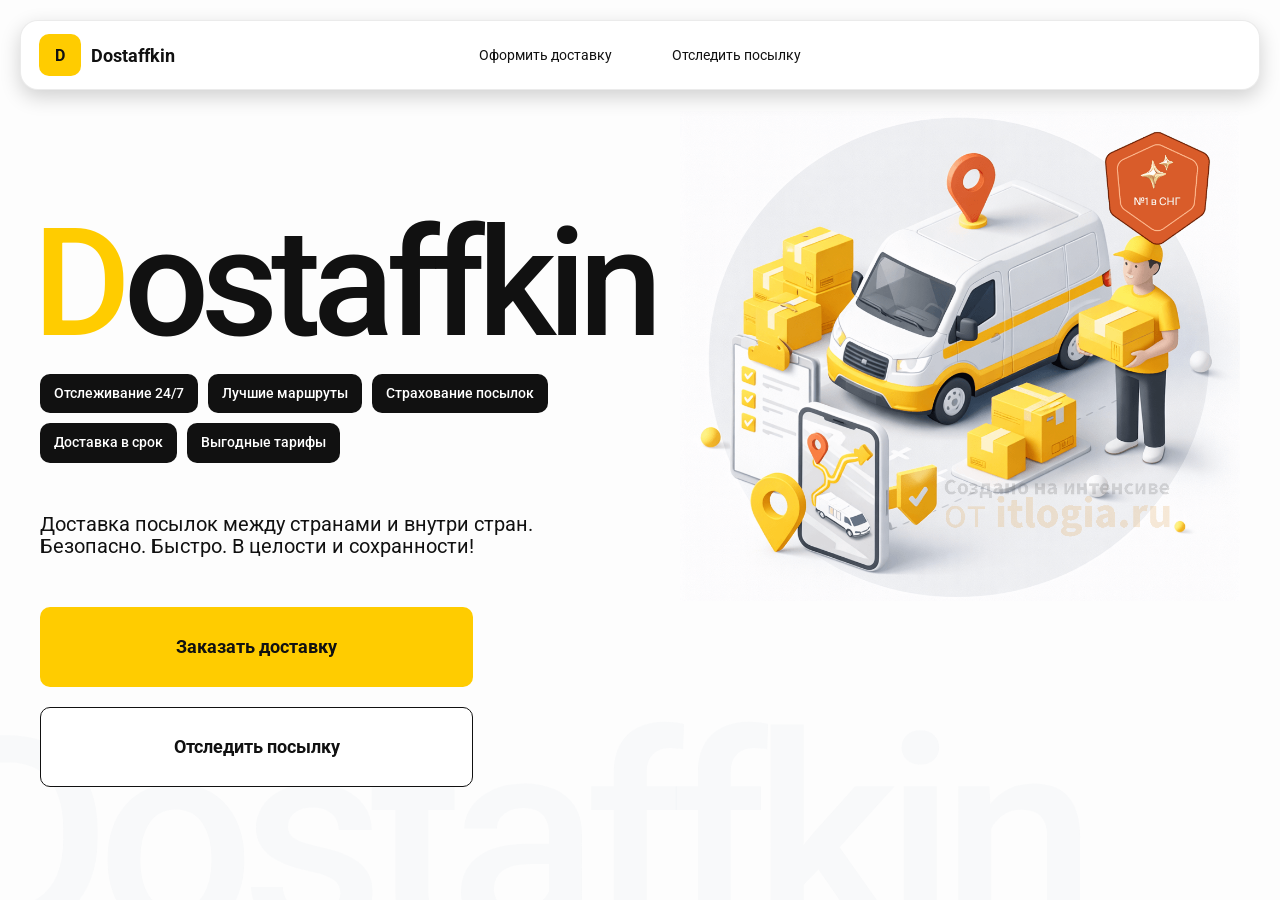
<file: index.html>
<!doctype html>
<html lang="ru">

<head>
    <meta charset="utf-8" />
    <meta name="viewport" content="width=device-width,initial-scale=1,maximum-scale=1,user-scalable=0" />
    <title>Dostaffkin — Доставка посылок между странами и внутри стран. Безопасно. Быстро. В целости и сохранности!
    </title>
    <link rel="stylesheet" href="styles/base.css" />
    <link rel="stylesheet" href="styles/base_adaptive.css" />
    <link rel="stylesheet" href="styles/index.css" />
    <link rel="stylesheet" href="styles/index_adaptive.css" />
</head>

<body>
    <div class="container">
        <header class="header">
            <a class="header-brand" href="./index.html">
                <div class="header-logo">D</div>
                <div class="header-title">Dostaffkin</div>
            </a>
            <nav class="header-menu">
                <a class="header-link" href="./order.html">Оформить <span>доставку</span></a>
                <a class="header-link" href="./track.html">Отследить <span>посылку</span></a>
            </nav>
        </header>
        <main class="main">
            <section class="main-info">
                <div class="main-title">
                    <span>D</span>ostaffkin
                </div>
                <div class="main-features">
    <div class="main-feature">Отслеживание 24/7</div>
    <div class="main-feature">Лучшие маршруты</div>
    <div class="main-feature">Страхование посылок</div>
    <div class="main-feature">Доставка в срок</div>
    <div class="main-feature">Выгодные тарифы</div>
</div>

<div class="main-description">
    Доставка посылок между странами и внутри стран.
    Безопасно. Быстро. В целости и сохранности!
</div>
<div class="main-actions">
    <a class="button" type="button" href="./order.html">Заказать доставку</a>
    <a class="button button-white" type="button" href="./track.html">Отследить посылку</a>
</div>
            </section>
            <div class="main-title-ghost">Dostaffkin</div>
            <section class="main-image">
    <img src="images/main-image.png" alt="Main image"/>
</section>
        </main>
    </div>
</body>

</html>
</file>
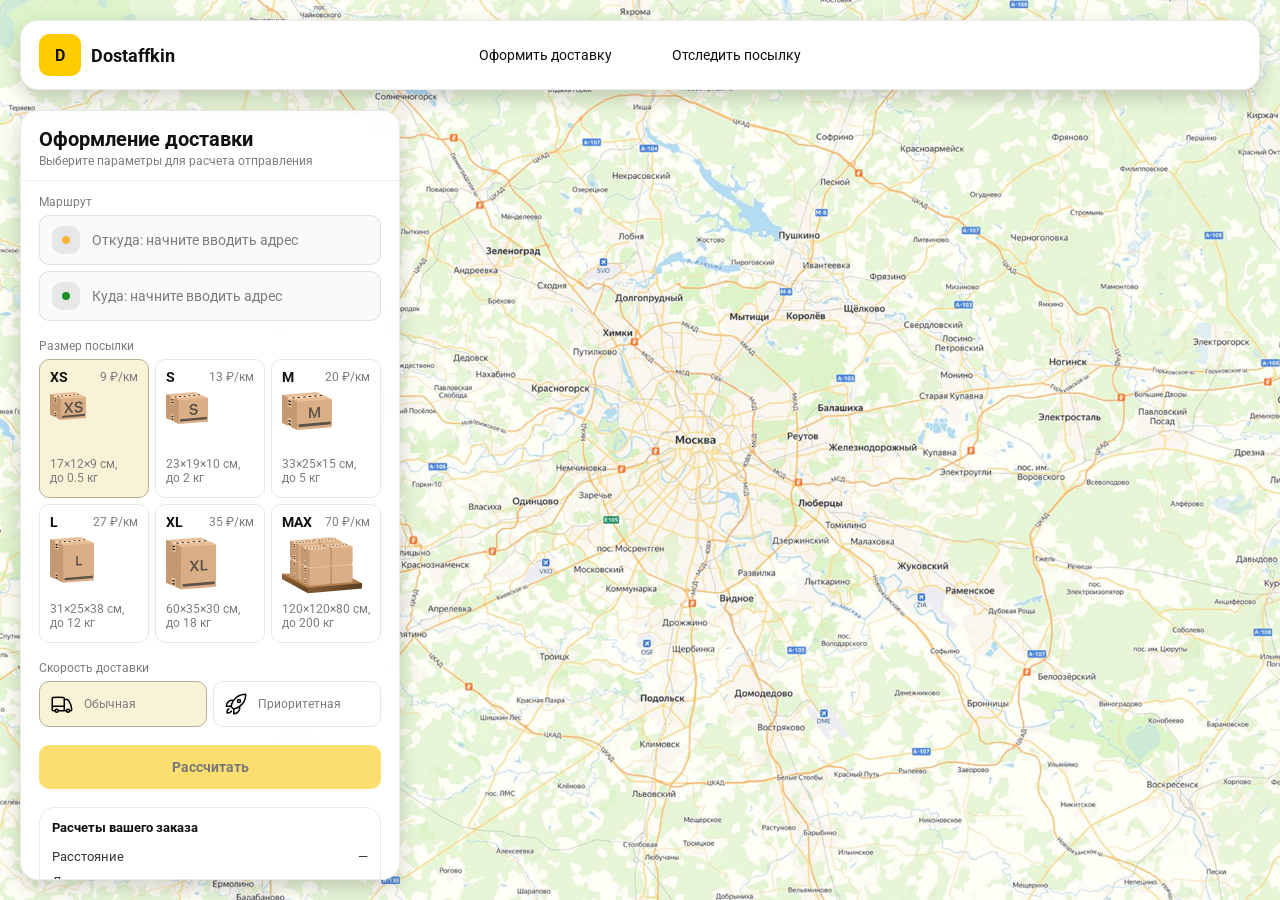
<file: order.html>
<!doctype html>
<html lang="ru">

<head>
    <meta charset="utf-8" />
    <meta name="viewport" content="width=device-width,initial-scale=1,maximum-scale=1,user-scalable=0" />
    <title>Оформление доставки</title>

    <link rel="stylesheet" href="styles/base.css" />
    <link rel="stylesheet" href="styles/base_adaptive.css" />

    <link rel="stylesheet" href="styles/order.css" />
    <link rel="stylesheet" href="styles/order_adaptive.css" />
</head>

<body>
    <div id="map"></div>
        <header class="header">
            <a class="header-brand" href="./index.html">
                <div class="header-logo">D</div>
                <div class="header-title">Dostaffkin</div>
            </a>
            <nav class="header-menu">
                <a class="header-link" href="./order.html">Оформить <span>доставку</span></a>
                <a class="header-link" href="./track.html">Отследить <span>посылку</span></a>
            </nav>
        </header>

    <aside class="main" id="sidebar">
        <div class="main-header">
            <div class="main-title">Оформление доставки</div>
            <div class="main-text">Выберите параметры для расчета отправления</div>
        </div>
        <div class="main-content">
            <div class="main-route">
                <div class="main-block-title">Маршрут</div>
                <div class="main-fields">
                    <div class="main-field" id="fromField">
                        <div class="main-pin"></div>
                        <input id="from" placeholder="Откуда: начните вводить адрес" autocomplete="off" />
                        <div class="main-ac" id="fromAc" role="listbox" aria-label="Подсказки адресов"></div>
                    </div>

                    <div class="main-field" id="toField">
                        <div class="main-pin"></div>
                        <input id="to" placeholder="Куда: начните вводить адрес" autocomplete="off" />
                        <div class="main-ac" id="toAc" role="listbox" aria-label="Подсказки адресов"></div>
                    </div>
                </div>
            </div>
            <div class="main-package">
                <div class="main-block-title">Размер посылки</div>

                <div class="main-sizes">
                    <div class="main-size-card is-active" data-value="xs">
                        <div class="main-size-top">
                            <div class="main-size-label">XS</div>
                            <div class="main-size-rate">9 ₽/км</div>
                        </div>
                        <div class="main-size-media">
                            <img src="images/sizes/xs.png" alt="Короб XS" />
                        </div>
                        <div class="main-size-description">17×12×9 см,<br>до 0.5 кг</div>
                    </div>

                    <div class="main-size-card" data-value="s">
                        <div class="main-size-top">
                            <div class="main-size-label">S</div>
                            <div class="main-size-rate">13 ₽/км</div>
                        </div>
                        <div class="main-size-media">
                            <img src="images/sizes/s.png" alt="Короб S" />
                        </div>
                        <div class="main-size-description">23×19×10 см,<br>до 2 кг</div>
                    </div>

                    <div class="main-size-card" data-value="m">
                        <div class="main-size-top">
                            <div class="main-size-label">M</div>
                            <div class="main-size-rate">20 ₽/км</div>
                        </div>
                        <div class="main-size-media">
                            <img src="images/sizes/m.png" alt="Короб M" />
                        </div>
                        <div class="main-size-description">33×25×15 см,<br>до 5 кг</div>
                    </div>

                    <div class="main-size-card" data-value="l">
                        <div class="main-size-top">
                            <div class="main-size-label">L</div>
                            <div class="main-size-rate">27 ₽/км</div>
                        </div>
                        <div class="main-size-media">
                            <img src="images/sizes/l.png" alt="Короб L" />
                        </div>
                        <div class="main-size-description">31×25×38 см,<br>до 12 кг</div>
                    </div>

                    <div class="main-size-card" data-value="xl">
                        <div class="main-size-top">
                            <div class="main-size-label">XL</div>
                            <div class="main-size-rate">35 ₽/км</div>
                        </div>
                        <div class="main-size-media">
                            <img src="images/sizes/xl.png" alt="Короб XL" />
                        </div>
                        <div class="main-size-description">60×35×30 см,<br>до 18 кг</div>
                    </div>

                    <div class="main-size-card" data-value="max">
                        <div class="main-size-top">
                            <div class="main-size-label">MAX</div>
                            <div class="main-size-rate">70 ₽/км</div>
                        </div>
                        <div class="main-size-media main-size-media-palleta">
                            <img src="images/sizes/max.png" alt="Паллета" />
                        </div>
                        <div class="main-size-description">120×120×80 см,<br>до 200 кг</div>
                    </div>
                </div>
            </div>
            <div class="main-speed">
    <div class="main-block-title">Скорость доставки</div>

    <div class="main-speeds">
        <div class="main-speed-card is-active" data-value="regular">
            <img class="main-speed-media" src="images/icons/regular.svg" alt="Regular"/>
            <div class="main-speed-description">Обычная</div>
        </div>
        <div class="main-speed-card" data-value="fast">
            <img class="main-speed-media" src="images/icons/fast.svg" alt="Fast"/>
            <div class="main-speed-description">Приоритетная</div>
        </div>

    </div>
</div>
            <div class="main-calculate-block">
                <button id="calc" class="button calculate-button" type="button" disabled>Рассчитать</button>
            </div>
            <div class="main-result" id="result">
                <div class="main-result-title">Расчеты вашего заказа</div>
                <div class="main-result-lines">
                    <div class="main-result-line"><span>Расстояние</span><span id="distanceValue">—</span></div>
                    <div class="main-result-line"><span>Доставим через</span><span id="durationValue">—</span></div>
                    <div class="main-result-line"><span>Тариф</span><span id="rateValue">—</span></div>
                </div>
                <div class="main-price">
                    <div class="main-price-label">Итого</div>
                    <div class="main-price-value" id="totalValue">—</div>
                </div>
            </div>
            <div class="main-order-box">
    <div class="main-order-form" id="orderForm">
        <div class="main-order-title">Оформление доставки</div>
        <div class="main-block-info-row">
            <div class="main-block-title">Контакты</div>
            <div class="order-fields">
                <div class="main-field">
                    <input id="customerName" placeholder="Ваше имя" autocomplete="off"/>
                </div>
                <div class="main-field">
                    <input id="customerPhone" placeholder="Ваш телефон" autocomplete="off" inputmode="tel"/>
                </div>
            </div>
        </div>
        <div class="main-block-info-row extra-info">
            <div class="main-block-title">Дополнительная информация</div>
            <div class="main-field textarea">
                <textarea id="comment" placeholder="Детали доставки и комментарии"></textarea>
            </div>
        </div>
        <button id="submit" class="button main-submit-request" type="button" disabled>Отправить
            заявку
        </button>
    </div>

    <div class="main-order-success" id="orderSuccess">
        <div class="main-success-icon">✓</div>
        <div class="main-success-title">Заявка отправлена!</div>
        <div class="main-success-title">Номер отправления – <span id="orderId"></span></div>
        <div class="main-success-subtitle">Мы скоро свяжемся с вами</div>
    </div>
</div>
        </div>


    </aside>


</body>

</html>
</file>
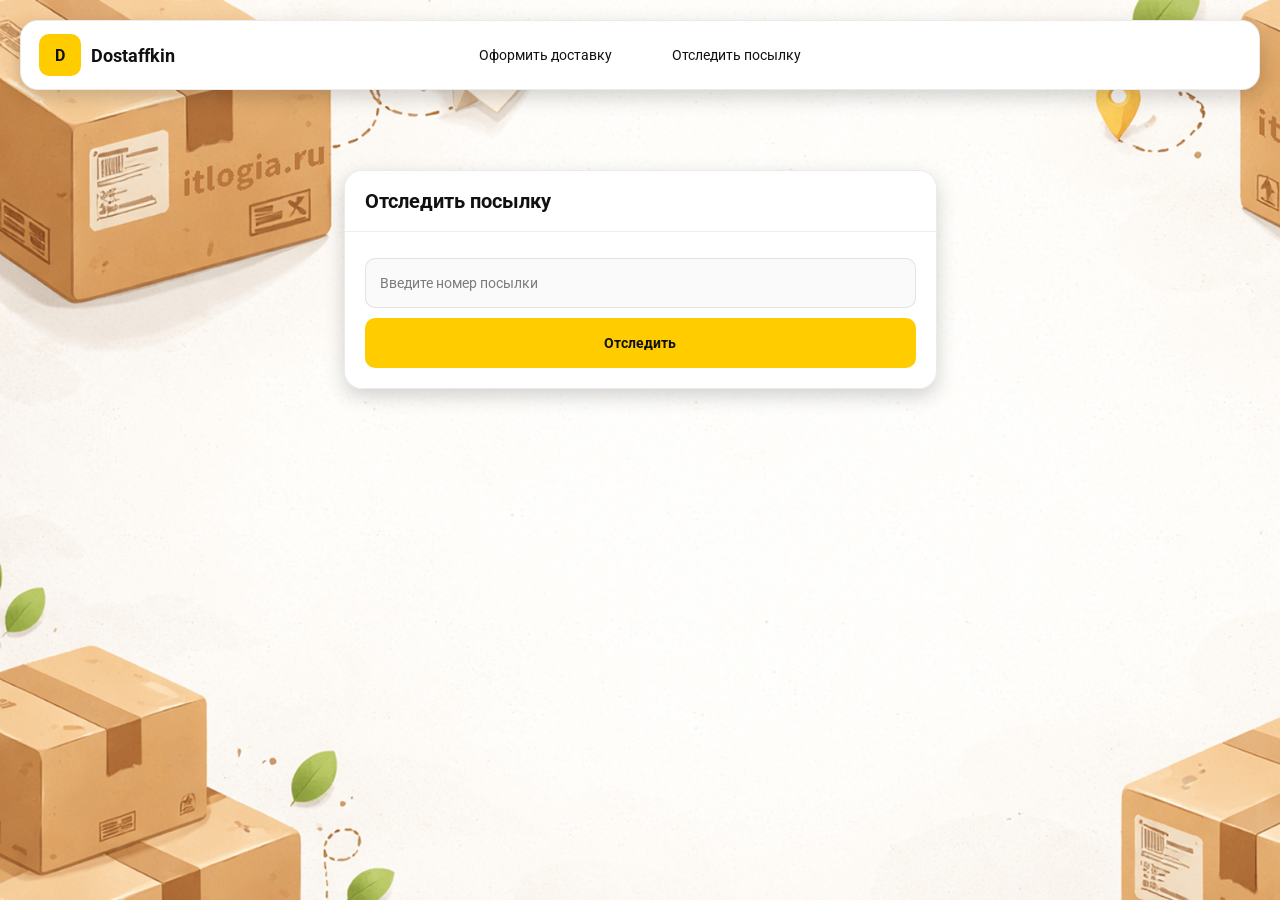
<file: track.html>
<!doctype html>
<html lang="ru">
<head>
    <meta charset="utf-8"/>
    <meta name="viewport" content="width=device-width,initial-scale=1,maximum-scale=1,user-scalable=0"/>
    <title>Отследить посылку</title>
    <link rel="stylesheet" href="styles/base.css"/>
    <link rel="stylesheet" href="styles/base_adaptive.css"/>

    <link rel="stylesheet" href="styles/track.css"/>
    <link rel="stylesheet" href="styles/track_adaptive.css"/>
</head>
<body>
<div class="container">
        <header class="header">
            <a class="header-brand" href="./index.html">
                <div class="header-logo">D</div>
                <div class="header-title">Dostaffkin</div>
            </a>
            <nav class="header-menu">
                <a class="header-link" href="./order.html">Оформить <span>доставку</span></a>
                <a class="header-link" href="./track.html">Отследить <span>посылку</span></a>
            </nav>
        </header>
    <main class="track-content">
        <section class="track-card track-search">
    <div class="track-title">Отследить посылку</div>
    <div class="track-action">
        <div class="main-field track-field">
            <input id="trackNumber" placeholder="Введите номер посылки" autocomplete="off"/>
        </div>
        <button id="trackButton" class="button track-button" type="button">Отследить</button>
    </div>
</section>
<section class="track-card track-result" id="trackResult">
    <div class="track-result-header">
        <div class="track-id" id="trackIdValue"></div>
        <div class="track-routes">
            <div class="track-route">
                <div class="track-route-pin">
                    <svg xmlns="http://www.w3.org/2000/svg" fill="none" viewBox="0 0 24 24" stroke-width="1.5"
                         stroke="orange" class="size-6">
                        <path stroke-linecap="round" stroke-linejoin="round"
                              d="M15 10.5a3 3 0 1 1-6 0 3 3 0 0 1 6 0Z"/>
                        <path stroke-linecap="round" stroke-linejoin="round"
                              d="M19.5 10.5c0 7.142-7.5 11.25-7.5 11.25S4.5 17.642 4.5 10.5a7.5 7.5 0 1 1 15 0Z"/>
                    </svg>
                </div>
                <div class="track-route-address" id="trackFromValue">
                    Откуда: Москва, улица Арбат, 1
                </div>
            </div>
            <div class="track-route track-route-arrow">
                <svg xmlns="http://www.w3.org/2000/svg" fill="none" viewBox="0 0 24 24" stroke-width="1.5"
                     stroke="currentColor" class="size-6">
                    <path stroke-linecap="round" stroke-linejoin="round"
                          d="M19.5 13.5 12 21m0 0-7.5-7.5M12 21V3"/>
                </svg>
            </div>
            <div class="track-route">
                <div class="track-route-pin">
                    <svg xmlns="http://www.w3.org/2000/svg" fill="none" viewBox="0 0 24 24" stroke-width="1.5"
                         stroke="green" class="size-6">
                        <path stroke-linecap="round" stroke-linejoin="round"
                              d="M15 10.5a3 3 0 1 1-6 0 3 3 0 0 1 6 0Z"/>
                        <path stroke-linecap="round" stroke-linejoin="round"
                              d="M19.5 10.5c0 7.142-7.5 11.25-7.5 11.25S4.5 17.642 4.5 10.5a7.5 7.5 0 1 1 15 0Z"/>
                    </svg>
                </div>
                <div class="track-route-address" id="trackToValue">
                    Куда: Минск, проспект Независимости, 58
                </div>
            </div>
        </div>
    </div>
    <div class="track-info">
        <div class="track-status-title">Статус данной посылки:</div>
        <div class="track-status-list" id="trackStatusList">


            <div class="track-status created">
                <img src="images/icons/created.svg" class="track-status-icon" alt="Created">
                <div class="track-status-text">
                    <div class="track-status-text-state">Создан</div>
                    <div class="track-status-text-date">10.01.2026</div>
                </div>
            </div>

            <div class="track-status in-way">
                <img src="images/icons/in-way.svg" class="track-status-icon" alt="In way">
                <div class="track-status-text">
                    <div class="track-status-text-state">В пути: Москва</div>
                    <div class="track-status-text-date">18.01.2026</div>
                </div>
            </div>

            <div class="track-status ready">
                <img src="images/icons/ready.svg" class="track-status-icon" alt="Ready">
                <div class="track-status-text">
                    <div class="track-status-text-state">Готов к выдаче</div>
                    <div class="track-status-text-date">25.01.2026</div>
                </div>
            </div>

            <div class="track-status done">
                <img src="images/icons/done.svg" class="track-status-icon" alt="Done">
                <div class="track-status-text">
                    <div class="track-status-text-state">Вручен</div>
                    <div class="track-status-text-date">27.01.2026</div>
                </div>
            </div>

        </div>
    </div>
</section>
    </main>

</div>
</body>
</html>
</file>
<file: styles/base.css>
*, *::before, *::after {
    box-sizing: border-box;
}


@font-face {
    font-family: "Roboto";
    src: url("../fonts/Roboto-Regular.ttf");
    font-weight: normal;
}

@font-face {
    font-family: "Roboto";
    src: url("../fonts/Roboto-Bold.ttf");
    font-weight: bold;
}

@font-face {
    font-family: "Roboto";
    src: url("../fonts/Roboto-Medium.ttf");
    font-weight: 500;
}

html, body {
    margin: 0;
    color: #111111;
    font-family: "Roboto", sans-serif;
}

body {
    background: #FDFDFD;
}


.header {
    border-radius: 18px;
    box-shadow: 0 7px 20px 0 #0000002E;
    backdrop-filter: blur(10px);
    background: #ffffff;
    left: 20px;
    border: 1px solid rgba(0, 0, 0, 0.08);
    position: fixed;
    right: 20px;
    top: 20px;
    padding: 14px 18px;
    height: 70px;
    display: flex;
    align-items: center;
    z-index: 6;
}

.header-brand {
    display: flex;
    align-items: center;
    text-decoration: none;
    gap: 10px;
}

.header-logo {
    width: 42px;
    height: 42px;
    border-radius: 10px;
    background: #FFCC00;
    display: grid;
    place-items: center;
    font-weight: bold;
    color: #111;
}

.header-title {
    font-size: 18px;
    font-weight: bold;
    color: #111111;
    text-decoration: none;
}


.header-menu {
    display: flex;
    align-items: center;
    gap: 60px;
    margin: 0;
    position: absolute;
    left: 50%;
    transform: translateX(-50%);
}

.header-link {
    font-size: 14px;
    color: #111111;
    text-decoration: none;
}



.button {
    border: 0;
    outline: none;
    height: 44px;
    border-radius: 10px;
    font-size: 14px;
    font-weight: bold;
    cursor: pointer;
    font-family: inherit;
    transition: transform .08s ease, opacity .12s ease;
    background: #ffcc00;
    color: #111111;
    text-align: center;
    text-decoration: none;
}

.button:hover {
    background-color: #E5BC19;
}

.button:disabled {
    cursor: not-allowed;
    background-color: #FADE6E;
    color: #787878;
    transform: none;
}

.button.button-white {
    background: #ffffff;
    border: 1px solid #111111;
}

.button.button-white:hover {
    background: rgb(241 241 241);
}


.main-field {
    display: flex;
    align-items: center;
    margin-top: 6px;
    gap: 10px;
    border: 1px solid #1111111A;
    background: #FAFAFA;
    border-radius: 10px;
    padding: 10px 12px;
    position: relative;
    box-sizing: border-box;
    height: 50px;
}

.main-field.textarea {
    height: auto;
}

.main-pin {
    width: 28px;
    height: 28px;
    border-radius: 10px;
    background: rgba(17, 17, 17, 0.08);
    display: grid;
    place-items: center;
    flex: 0 0 auto;
    position: relative;
}

.main-pin::before {
    content: "";
    width: 8px;
    height: 8px;
    border-radius: 999px;
    background: orange;
    opacity: .75;
    display: block;
}

.main-field:last-child .main-pin::before {
    background: green;
    opacity: .85;
}

input, textarea {
    width: 100%;
    border: 0;
    outline: none;
    background: transparent;
    font-size: 14px;
    color: #111111;
    font-family: inherit;
}

textarea {
    resize: vertical;
    min-height: 72px;
    padding: 2px 0;
}

input::placeholder, textarea::placeholder {
    color: #7C7C7C;
}

.main-field:focus-within {
    border-color: rgba(0, 0, 0, 0.20);
    box-shadow: 0 0 0 4px rgba(255, 204, 0, 0.35);
    background: rgba(255, 255, 255, 0.75);
}
</file>
<file: styles/base_adaptive.css>
@media (max-width: 767px) {
    .header {
        left: 10px;
        right: 10px;
        top: 10px;
    }

    .header-link span {
        display: none;
    }

    .header-menu {
        gap: 20px;
        justify-content: flex-start;
        margin: 0 0 0 30px;
        position: static;
        transform: none;
    }
}

@media (max-width: 420px) {
    .header-title {
        display: none;
    }
}

@media (max-width: 374px) {
    .header-menu {
        gap: 10px;
        margin: 0 0 0 10px;
    }
}
</file>
<file: styles/index.css>
.container {
    overflow: hidden;
    min-height: 100vh;
}

.main {
    padding: 111px 40px 40px;
    position: relative;
    display: flex;
}

.main-info {
    max-width: 840px;
    width: 100%;
    position: relative;
}

.main-title {
    margin-top: 98px;
    font-weight: 500;
    font-size: 200px;
    line-height: 1;
    letter-spacing: -0.05em;
    color: #111111;
    left: -15px;
    position: relative;
}

.main-title span {
    color: #ffcc00;
}

.main-features {
    margin-top: 15px;
    display: flex;
    flex-wrap: wrap;
    gap: 10px;
}

.main-feature {
    background: #111111;
    color: #ffffff;
    padding: 12px 14px;
    font-weight: 500;
    font-size: 14px;
    line-height: 1.1;
    border-radius: 10px;
}

.main-description {
    margin-top: 50px;
    max-width: 500px;
    font-size: 20px;
    line-height: 1.1;
    color: #111111;
}


.main-actions {
    margin-top: 50px;
    display: flex;
    flex-direction: column;
    gap: 20px;
}

.main-actions .button {
    height: 80px;
    width: 433px;
    font-size: 18px;
    font-weight: bold;
    place-items: center;
    display: grid;
}

.main-title-ghost {
    position: absolute;
    z-index: -1;
    left: -70px;
    bottom: -150px;
    font-weight: 500;
    font-size: 278px;
    line-height: 1;
    letter-spacing: -0.05em;
    color: #ECEDF04D;
}

.main-image {
    width: 1024px;
    top: 100px;
    z-index: -2;
}

.main-image img {
    width: 100%;
    max-width: 1024px;
    height: auto;
    display: block;
}
</file>
<file: styles/index_adaptive.css>
@media (max-width: 1760px) {
    .main-title {
        font-size: 150px;
        left: -7px;
    }

    .main-info {
        max-width: 640px;
    }
}


@media (max-width: 1200px) {
    .main-info {
        max-width: 540px;
    }

    .main {
        padding: 111px 20px 20px;
    }

    .main-title {
        font-size: 120px;
        left: -4px;
    }

    .main-title-ghost {
        font-size: 220px;
    }
}

@media (max-width: 1024px) {
    .main-title {
        margin-top: 30px;
    }

    .main {
        flex-direction: column-reverse;
    }

    .main-image {
        max-width: 350px;
        position: absolute;
        left: 370px;
        top: 370px;
    }

    .main-info {
        max-width: 100%;
    }

    .main-actions {
        gap: 10px;
    }

    .main-actions .button {
        height: 50px;
        font-size: 14px;
        width: auto;
        max-width: 300px;
    }

    .main-description {
        max-width: 350px;
    }
}

@media (max-width: 570px) {
    .main-title {
        font-size: 88px;
    }

    .main-description {
        max-width: 100%
    }

    .main-actions {
       width: 100%;
    }

    .main-actions .button {
        width: 100%;
        max-width: 100%
    }

    .main-image {
        max-width: 650px;
        position: absolute;
        left: 170px;
        top: 70px;
        opacity: 0.2;
    }
}

@media (max-width: 400px) {
    .main-title {
        font-size: 70px;
    }
}
</file>
<file: styles/order.css>
#map {
    background-image: url("../images/order-bg.png");
    background-size: cover;
    position: fixed;
    inset: 0;
}

.main {
    border-radius: 18px;
    box-shadow: 0 7px 20px 0 #0000002E;
    backdrop-filter: blur(10px);
    background: rgba(255, 255, 255, 0.96);
    left: 20px;
    border: 1px solid rgba(0, 0, 0, 0.08);
    position: fixed;
    top: 110px;
    bottom: 20px;
    width: 380px;
    display: flex;
    flex-direction: column;
    overflow: hidden;
    z-index: 5;
}

.main-header {
    padding: 18px 18px 12px 18px;
    border-bottom: 1px solid rgba(0, 0, 0, 0.06);
    display: flex;
    flex-direction: column;
}

.main-title {
    font-size: 20px;
    line-height: 100%;
    font-weight: bold;
}

.main-text {
    font-size: 12px;
    margin-top: 5px;
    color: #7C7C7C;
}

.main-content {
    padding: 14px 18px 18px 18px;
    overflow: auto;
    scrollbar-width: none;
    display: flex;
    flex-direction: column;
    gap: 18px;
    flex: 1;
}

.main-block-title {
    font-size: 12px;
    color: #7C7C7C;
}

.main-route .main-block-title,
.main-package .main-block-title {
    margin-bottom: 6px;
}



.main-sizes {
    display: grid;
    gap: 6px;
    grid-template-columns: repeat(3, 1fr);
}

.main-size-card {
    border: 1px solid #E8E8E7;
    background: #FFFFFF;
    border-radius: 10px;
    padding: 10px;
    cursor: pointer;
    user-select: none;
    transition: transform .08s ease, border-color .12s ease, background .12s ease;
    min-height: 139px;
}

.main-size-card:hover {
    transform: translateY(-1px);
}

.main-size-card.is-active {
    background-color: #F8F2D6;
    border-color: #B7B196;
}

.main-size-top {
    display: flex;
    align-items: center;
    justify-content: space-between;
}

.main-size-label {
    font-weight: bold;
    font-size: 14px;
    color: #111111;
    line-height: 100%;
}

.main-size-rate {
    font-size: 12px;
    color: #7C7C7C;
    line-height: 100%;
}

.main-size-media {
    margin-top: 8px;
    height: 57px;
}

.main-size-description {
    margin-top: 8px;
    font-size: 12px;
    color: #7C7C7C;
    line-height: 1.2;
}

.calculate-button {
    width: 100%;
}

.main-result {
    border: 1px solid rgba(0, 0, 0, 0.08);
    background: rgba(255, 255, 255, 0.75);
    border-radius: 16px;
    padding: 12px;
    line-height: 1.25;
}

.main-result-title {
    font-weight: bold;
    font-size: 13px;
    color: #111111;
    margin-bottom: 13px;
}

.main-result-lines {
    gap: 8px;
    display: flex;
    flex-direction: column;
}

.main-result-line {
    font-size: 13px;
    color: rgba(17, 17, 17, 0.85);
    display: flex;
    justify-content: space-between;
}

.main-price {
    margin-top: 18px;
    padding-top: 10px;
    border-top: 1px dashed rgba(0, 0, 0, 0.12);
    display: flex;
    align-items: baseline;
    justify-content: space-between;
}

.main-price-label {
    font-size: 12px;
    color: rgba(17, 17, 17, 0.55);
}

.main-price-value {
    font-size: 20px;
    font-weight: bold;
    color: #111111;
    letter-spacing: -0.3px;
}

.main-order-box {
    background: #ffffff;
    border: 1px solid #E8E8E7;
    border-radius: 10px;
    padding: 12px;
}

.main-order-title {
    margin-bottom: 8px;
    font-weight: bold;
    font-size: 14px;
    color: #111111;
}

.main-block-info {
    display: flex;
    flex-direction: column;
    gap: 6px;
}

.order-fields {
    display: grid;
    grid-template-columns: 1fr 1fr;
    column-gap: 10px;
    margin-top: 6px;
}

.main-block-info-row.extra-info {
    display: block;
    margin-top: 13px;
}

.main-submit-request {
    width: 100%;
    margin-top: 6px;
}

.main-order-success {
    display: none;
    text-align: center;
    padding: 22px 12px;
    gap: 12px;
}

.main-order-success.is-visible {
    display: flex;
    flex-direction: column;
    align-items: center;
}

.main-success-icon {
    width: 56px;
    height: 56px;
    border-radius: 50%;
    background: #16a34a;
    color: #ffffff;
    display: grid;
    place-items: center;
    font-size: 30px;
}

.main-success-title {
    font-size: 14px;
    font-weight: bold;
    color: #111111;
}

.main-success-subtitle {
    font-size: 12px;
    color: rgba(17, 17, 17, 0.55);
    line-height: 1.3;
}

.main-speed .main-block-title {
    margin-bottom: 6px;
}

.main-speeds {
    display: grid;
    gap: 6px;
    grid-template-columns: repeat(2, 1fr);
}

.main-speed-card {
    border: 1px solid #E8E8E7;
    background: #FFFFFF;
    border-radius: 10px;
    padding: 10px;
    cursor: pointer;
    user-select: none;
    transition: transform .08s ease, border-color .12s ease, background .12s ease;
    display: flex;
    align-items: center;
    gap: 10px;
}

.main-speed-card:hover {
    transform: translateY(-1px);
}

.main-speed-card.is-active {
    background-color: #F8F2D6;
    border-color: #B7B196;
}

.main-speed-description {
    font-size: 12px;
    color: #7C7C7C;
    line-height: 1.2;
}
</file>
<file: styles/order_adaptive.css>
@media (max-width: 767px) {
    .main {
        left: 10px;
        right: 10px;
        top: 50%;
        bottom: 12px;
        width: auto;
        max-width: none;
    }
}

@media (max-width: 420px) {
    .main-sizes {
        grid-template-columns: repeat(2, 1fr);
    }
}
</file>
<file: styles/track.css>
.container {
    background: #F4F4F4 url("../images/track-bg.png");
    background-size: cover;
    min-height: 100vh;
    padding: 170px 0 50px 0;
}
.track-content {
    width: 593px;
    margin: 0 auto;
}

.track-card {
    width: 100%;
    border-radius: 18px;
    box-shadow: 0 7px 20px 0 #0000002E;
    backdrop-filter: blur(10px);
    background: rgba(255, 255, 255, 0.96);
    border: 1px solid rgba(0, 0, 0, 0.08);
}

.track-title {
    font-size: 20px;
    line-height: 100%;
    font-weight: bold;
    border-bottom: 1px solid #EEEEEE;
    padding: 20px;
}

.track-action {
    padding: 20px;
}

.track-button {
    width: 100%;
    height: 50px;
}

.track-field {
    margin-bottom: 10px;
}

.track-result {
    margin-top: 5px;
    display: none;
}

.track-result.is-visible {
    display: block;
}

.track-result-header {
    font-weight: bold;
    font-size: 14px;
    color: #111111;
    padding: 20px;
    border-bottom: 1px solid #EEEEEE;
}

.track-id {
    margin-bottom: 12px;
    font-size: 20px;
}

.track-routes {
    display: flex;
    flex-direction: column;
    gap: 10px;
    font-weight: normal;
}

.track-route {
    display: flex;
    align-items: center;
    gap: 10px;
}

.track-route-pin {
    width: 24px;
    height: 24px;
    flex-shrink: 0;
}

.track-route-arrow {
    padding: 15px 0;
    width: 24px;
    height: 24px;
}

.track-info {
    padding: 20px;
}

.track-status {
    display: flex;
    align-items: center;
    font-size: 12px;
    gap: 10px;
}

.track-status-title {
    font-size: 14px;
    color: #111111;
    margin-bottom: 20px;
}

.track-status-list {
    display: flex;
    flex-direction: column;
    gap: 15px;
}

.track-status-icon {
    width: 40px;
    height: 40px;
    border-radius: 50%;
    background: rgba(17, 17, 17, 0.08);
    display: grid;
    place-items: center;
    flex: 0 0 auto;
}

.track-status.created .track-status-icon {
    background-color: #F1CB00;
}

.track-status.in-way .track-status-icon {
    background-color: #F08A11;
}

.track-status.ready .track-status-icon {
    background-color: #A35D0A;
}

.track-status.done .track-status-icon {
    background-color: #37C93B;
}

.track-status-text {
    display: flex;
    align-items: center;
    justify-content: space-between;
    color: #111111;
    font-size: 12px;
    flex: 1;
}

.track-status-date {
    color: rgba(17, 17, 17, 0.55);
}
</file>
<file: styles/track_adaptive.css>
@media (max-width: 767px) {
    .container {
        padding: 130px 0 50px 0;
    }

    .track-content {
        width: 100%;
        padding-left: 10px;
        padding-right: 10px;
    }

    .track-result-header {
        padding: 20px;
    }
}
</file>
